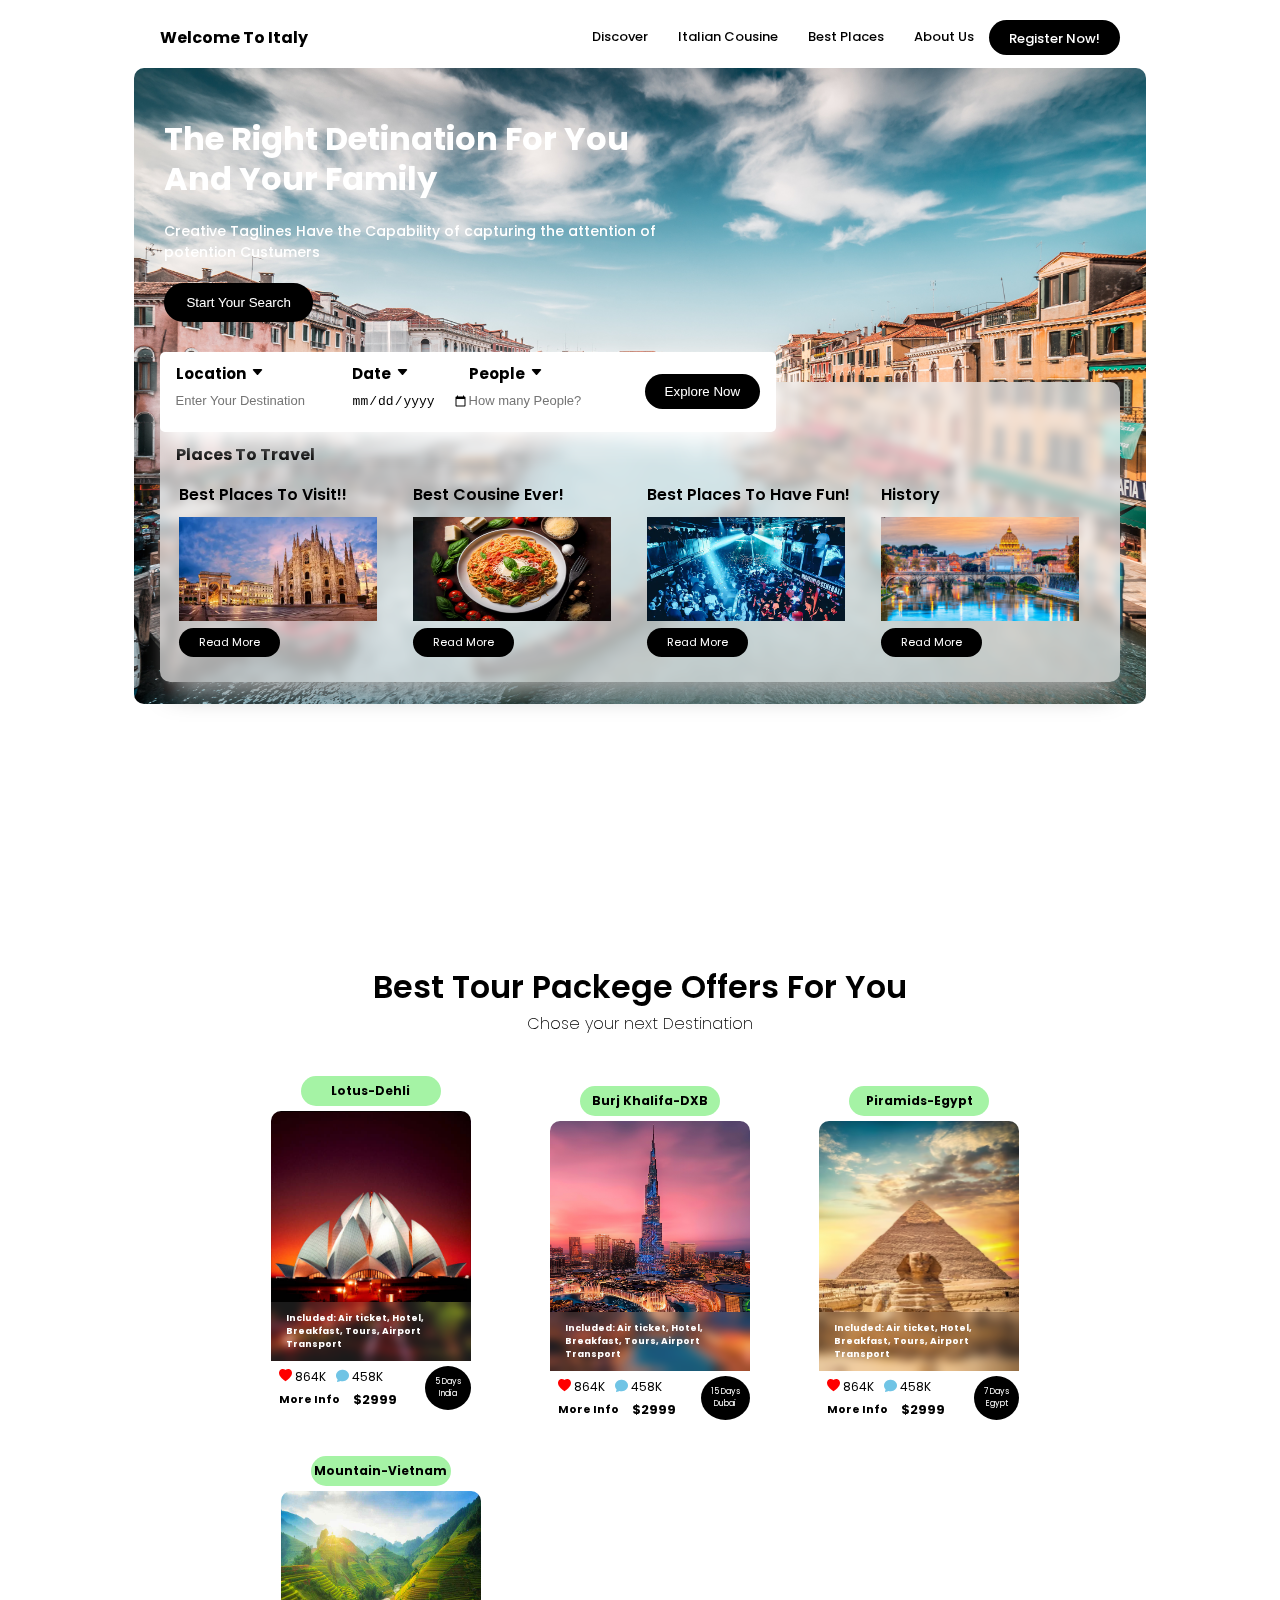
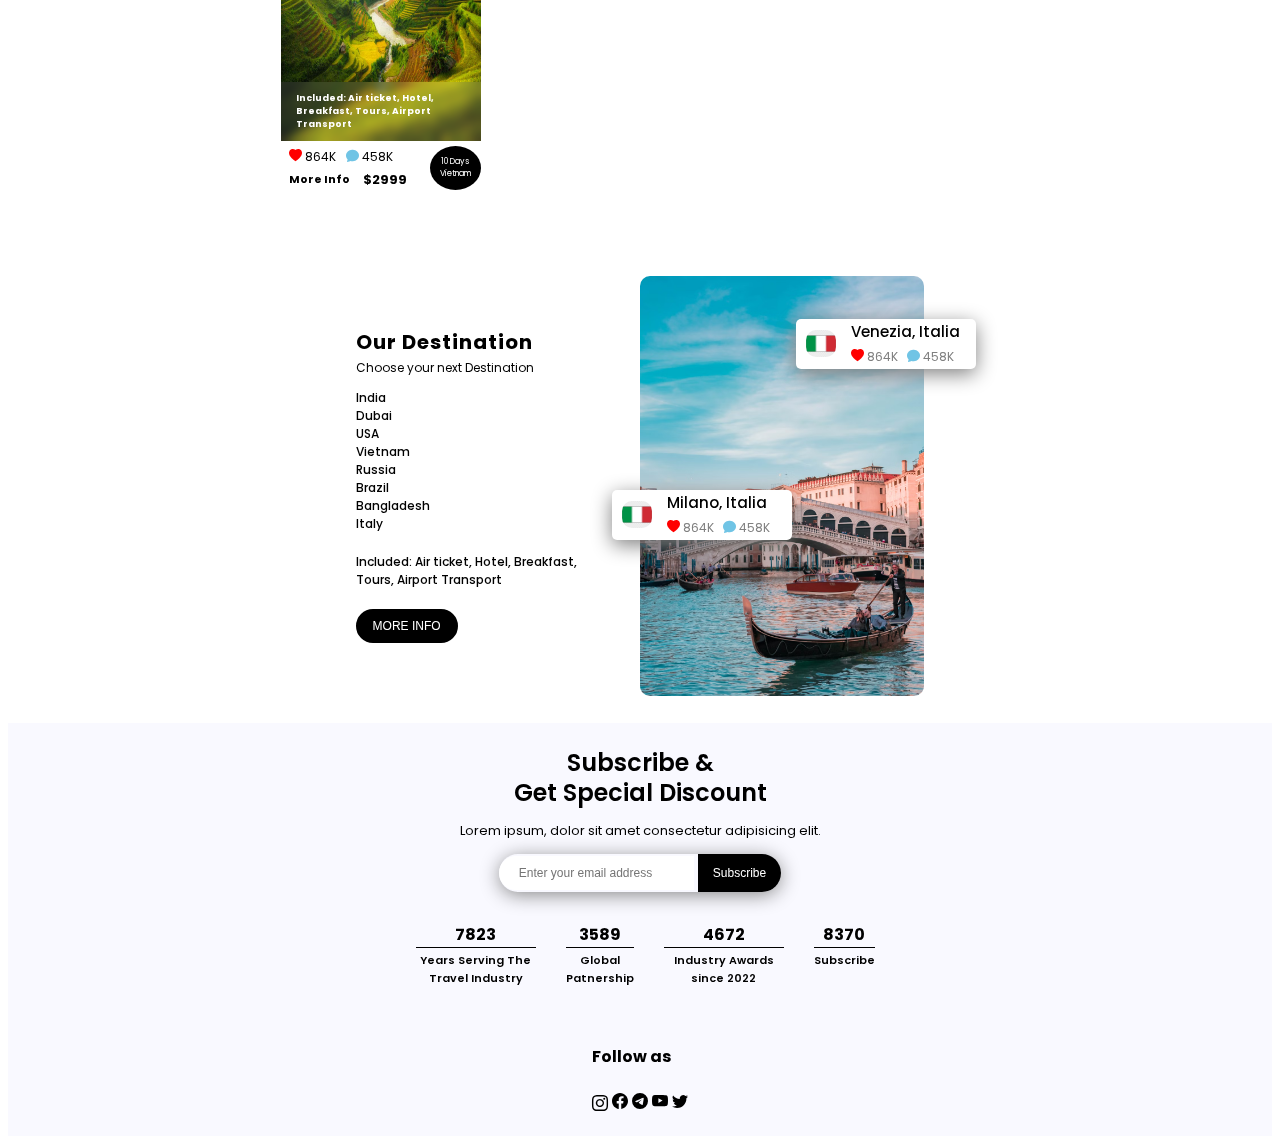
<file: index.html>
<!DOCTYPE html>
<html lang="en">
  <head>
    <meta charset="UTF-8" />
    <meta name="viewport" content="width=device-width, initial-scale=1.0" />
    <title>Siam´s Travel Agency</title>
    <link
      rel="stylesheet"
      href="https://cdn.jsdelivr.net/npm/bootstrap-icons@1.11.3/font/bootstrap-icons.min.css"
    />
    <link rel="stylesheet" href="style.css" />
    <link rel="stylesheet" href="media.css">
    <link rel="stylesheet" href="index_register.html">
    <link rel="stylesheet" href="index_search.html">
  </head>
  <body>
    <header>
      <nav>
        <h4>Welcome To Italy</h4>
        <div class="menu_container">
          <button class="bi bi-three-dots" onclick="menu_btn()"></button>
          <ul id="menu_bx" class="ul">
           <li><a href="index_search.html">Discover</a></li>
           <li><a href="#">Italian Cousine</a></li>
           <li><a href="#">Best Places</a></li>
           <li><a href="#">About Us</a></li>
           <li><a href="./index_register.html">Register Now!</a></li>
         </ul>
        </div>
      </nav>
      <div class="content">
        <div class="cont_bx">
          <h1>The Right Detination For You And Your Family</h1>
          <p>
            Creative Taglines Have the Capability of capturing the attention of
            potention Custumers
          </p>
          <button>Start Your Search <link rel="stylesheet" href="index_search.html"/></button>
        </div>
        <div class="trip_bx">
          <div class="search_bx">
            <div class="card">
              <h4>Location <i class="bi bi-caret-down-fill"></i></h4>
              <input type="text" placeholder="Enter Your Destination" />
            </div>
            <div class="card">
              <h4>Date <i class="bi bi-caret-down-fill"></i></h4>
              <input type="date" />
            </div>

            <div class="card">
              <h4>People <i class="bi bi-caret-down-fill"></i></h4>
              <input type="number" placeholder="How many People?" />
            </div>

            <input type="button" value="Explore Now"/>
          </div>

          <div class="travel_bx">
            <h4>Places To Travel</h4>

            <div class="cards">
              <div class="card">
                <h3>Best Places To Visit!!</h3>
                <img
                  src="./images/Milano_1.webp"
                  alt=""
                />
                <div class="btn_city">
                  <a href="index_search.html">Read More</a>
                </div>
              </div>
              <div class="card">
                <h3>
                  Best Cousine Ever!
                </h3>
                <img src="./images/Italian_pasta.avif" alt="" />
                <div class="btn_city">
                  <a href="">Read More</a>
                </div>
              </div>
              <div class="card">
                <h3>
                  Best Places To Have Fun!
                </h3>
                <img src="./images/club_italy.webp" alt="" />
                <div class="btn_city">
                  <a href="">Read More</a>
                </div>
              </div>

              <div class="card">
                <h3>History</h3>
                <img src="./images/Roma.jpg" alt="" />
                <div class="btn_city">
                  <a href="">Read More</a>
                </div>
              </div>
            </div>
          </div>
        </div>
      </div>
    </header>

    <div class="Offers">
      <h1>Best Tour Packege Offers For You</h1>
      <p>Chose your next Destination</p>
      <div class="cards">
        <div class="card">
          <h3>Lotus-Dehli</h3>
          <div class="img_text">
            <img src="./images/lotus_image.jpg" alt="" />
            <h4>
              Included: Air ticket, Hotel, Breakfast, Tours, Airport Transport
            </h4>
          </div>
          <div class="cont_bx">
            <div class="price">
              <div class="heart_chat">
                <i class="bi bi-heart-fill"><span>864K</span></i>
                <i class="bi bi-chat-fill"><span>458K</span></i>
              </div>
              <div class="info_price">
                <a href="">More Info</a>
                <h4>$2999</h4>
              </div>
            </div>
            <div class="dayes">
              5 Days <br />
              India
            </div>
          </div>
        </div>

        <div class="card">
          <div class="card">
            <h3>Burj Khalifa-DXB</h3>
            <div class="img_text">
              <img src="./images/Burj_khalifa.jpg" alt="" />
              <h4>
                Included: Air ticket, Hotel, Breakfast, Tours, Airport Transport
              </h4>
            </div>
            <div class="cont_bx">
              <div class="price">
                <div class="heart_chat">
                  <i class="bi bi-heart-fill"><span>864K</span></i>
                  <i class="bi bi-chat-fill"><span>458K</span></i>
                </div>
                <div class="info_price">
                  <a href="">More Info</a>
                  <h4>$2999</h4>
                </div>
              </div>
              <div class="dayes">
                15 Days <br />
                Dubai
              </div>
            </div>
          </div>
        </div>

        <div class="card">
          <div class="card">
            <h3>Piramids-Egypt</h3>
            <div class="img_text">
              <img src="./images/egypt.avif" alt="" />
              <h4>
                Included: Air ticket, Hotel, Breakfast, Tours, Airport Transport
              </h4>
            </div>
            <div class="cont_bx">
              <div class="price">
                <div class="heart_chat">
                  <i class="bi bi-heart-fill"><span>864K</span></i>
                  <i class="bi bi-chat-fill"><span>458K</span></i>
                </div>
                <div class="info_price">
                  <a href="">More Info</a>
                  <h4>$2999</h4>
                </div>
              </div>
              <div class="dayes">
                7 Days <br />
                Egypt
              </div>
            </div>
          </div>
        </div>

        <div class="card">
          <div class="card">
            <h3>Mountain-Vietnam</h3>
            <div class="img_text">
              <img src="./images/vietnam.jpg" alt="" />
              <h4>
                Included: Air ticket, Hotel, Breakfast, Tours, Airport Transport
              </h4>
            </div>
            <div class="cont_bx">
              <div class="price">
                <div class="heart_chat">
                  <i class="bi bi-heart-fill"><span>864K</span></i>
                  <i class="bi bi-chat-fill"><span>458K</span></i>
                </div>
                <div class="info_price">
                  <a href="">More Info</a>
                  <h4>$2999</h4>
                </div>
              </div>
              <div class="dayes">
                10 Days <br />
                Vietnam
              </div>
            </div>
          </div>
        </div>
      </div>


    </div>
    <div class="destination">
      <div class="des_bx">
        <h4>Our Destination</h4>
        <p>Choose your next Destination</p>
        <li>India</li>
        <li>Dubai</li>
        <li>USA</li>
        <li>Vietnam</li>
        <li>Russia</li>
        <li>Brazil</li>
        <li>Bangladesh</li>
        <li>Italy</li>
        <h6>
          Included: Air ticket, Hotel, Breakfast, Tours, Airport Transport
        </h6>
        <button>MORE INFO</button>
      </div>
      <div class="img_bx">
        <img src="./images/italia.2.avif" alt="" />
        <div class="msg">
            <img src="./images/italia_flag.jpg" alt="" />
          <div class="cont">
            <h4>Venezia, Italia</h4>
            <div class="icon">
              <i class="bi bi-heart-fill"><span>864K</span></i>
              <i class="bi bi-chat-fill"><span>458K</span></i>
            </div>
          </div>
        </div>
        <div class="msg">
            <img src="./images/italia_flag.jpg" alt="" />
          <div class="cont">
            <h4>Milano, Italia</h4>
            <div class="icon">
              <i class="bi bi-heart-fill"><span>864K</span></i>
              <i class="bi bi-chat-fill"><span>458K</span></i>
            </div>
          </div>
        </div>
      </div>
    </div>

    <footer>
        <h2>Subscribe & <br> Get Special Discount</h2>
        <p>Lorem ipsum, dolor sit amet consectetur adipisicing elit.</p>
        <div class="input">
            <input type="text" placeholder="Enter your email address">
            <button>Subscribe</button>
        </div>
        <ul>
            <li>7823 <br> <h6>Years Serving The Travel Industry</h6></li>
            <li>3589 <br> <h6> Global <br> Patnership</h6></li>
            <li>4672 <br> <h6>Industry Awards since 2022</h6></li>
            <li>8370 <br> <h6>Subscribe</h6></li>
        </ul>
    <div class="social">
      <h4>Follow as</h4>  
        <i class="bi bi-instagram"></i>
        <svg xmlns="http://www.w3.org/2000/svg" width="16" height="16" fill="currentColor" class="bi bi-facebook" viewBox="0 0 16 16">
          <path d="M16 8.049c0-4.446-3.582-8.05-8-8.05C3.58 0-.002 3.603-.002 8.05c0 4.017 2.926 7.347 6.75 7.951v-5.625h-2.03V8.05H6.75V6.275c0-2.017 1.195-3.131 3.022-3.131.876 0 1.791.157 1.791.157v1.98h-1.009c-.993 0-1.303.621-1.303 1.258v1.51h2.218l-.354 2.326H9.25V16c3.824-.604 6.75-3.934 6.75-7.951"/>
        </svg>
        <svg xmlns="http://www.w3.org/2000/svg" width="16" height="16" fill="currentColor" class="bi bi-telegram" viewBox="0 0 16 16">
          <path d="M16 8A8 8 0 1 1 0 8a8 8 0 0 1 16 0M8.287 5.906q-1.168.486-4.666 2.01-.567.225-.595.442c-.03.243.275.339.69.47l.175.055c.408.133.958.288 1.243.294q.39.01.868-.32 3.269-2.206 3.374-2.23c.05-.012.12-.026.166.016s.042.12.037.141c-.03.129-1.227 1.241-1.846 1.817-.193.18-.33.307-.358.336a8 8 0 0 1-.188.186c-.38.366-.664.64.015 1.088.327.216.589.393.85.571.284.194.568.387.936.629q.14.092.27.187c.331.236.63.448.997.414.214-.02.435-.22.547-.82.265-1.417.786-4.486.906-5.751a1.4 1.4 0 0 0-.013-.315.34.34 0 0 0-.114-.217.53.53 0 0 0-.31-.093c-.3.005-.763.166-2.984 1.09"/>
        </svg>
        <svg xmlns="http://www.w3.org/2000/svg" width="16" height="16" fill="currentColor" class="bi bi-youtube" viewBox="0 0 16 16">
          <path d="M8.051 1.999h.089c.822.003 4.987.033 6.11.335a2.01 2.01 0 0 1 1.415 1.42c.101.38.172.883.22 1.402l.01.104.022.26.008.104c.065.914.073 1.77.074 1.957v.075c-.001.194-.01 1.108-.082 2.06l-.008.105-.009.104c-.05.572-.124 1.14-.235 1.558a2.01 2.01 0 0 1-1.415 1.42c-1.16.312-5.569.334-6.18.335h-.142c-.309 0-1.587-.006-2.927-.052l-.17-.006-.087-.004-.171-.007-.171-.007c-1.11-.049-2.167-.128-2.654-.26a2.01 2.01 0 0 1-1.415-1.419c-.111-.417-.185-.986-.235-1.558L.09 9.82l-.008-.104A31 31 0 0 1 0 7.68v-.123c.002-.215.01-.958.064-1.778l.007-.103.003-.052.008-.104.022-.26.01-.104c.048-.519.119-1.023.22-1.402a2.01 2.01 0 0 1 1.415-1.42c.487-.13 1.544-.21 2.654-.26l.17-.007.172-.006.086-.003.171-.007A100 100 0 0 1 7.858 2zM6.4 5.209v4.818l4.157-2.408z"/>
        </svg>
        <svg xmlns="http://www.w3.org/2000/svg" width="16" height="16" fill="currentColor" class="bi bi-twitter" viewBox="0 0 16 16">
          <path d="M5.026 15c6.038 0 9.341-5.003 9.341-9.334q.002-.211-.006-.422A6.7 6.7 0 0 0 16 3.542a6.7 6.7 0 0 1-1.889.518 3.3 3.3 0 0 0 1.447-1.817 6.5 6.5 0 0 1-2.087.793A3.286 3.286 0 0 0 7.875 6.03a9.32 9.32 0 0 1-6.767-3.429 3.29 3.29 0 0 0 1.018 4.382A3.3 3.3 0 0 1 .64 6.575v.045a3.29 3.29 0 0 0 2.632 3.218 3.2 3.2 0 0 1-.865.115 3 3 0 0 1-.614-.057 3.28 3.28 0 0 0 3.067 2.277A6.6 6.6 0 0 1 .78 13.58a6 6 0 0 1-.78-.045A9.34 9.34 0 0 0 5.026 15"/>
        </svg>
      </div>
    </footer>
    <script src="app.js"></script>
  </body>
</html>
</file>
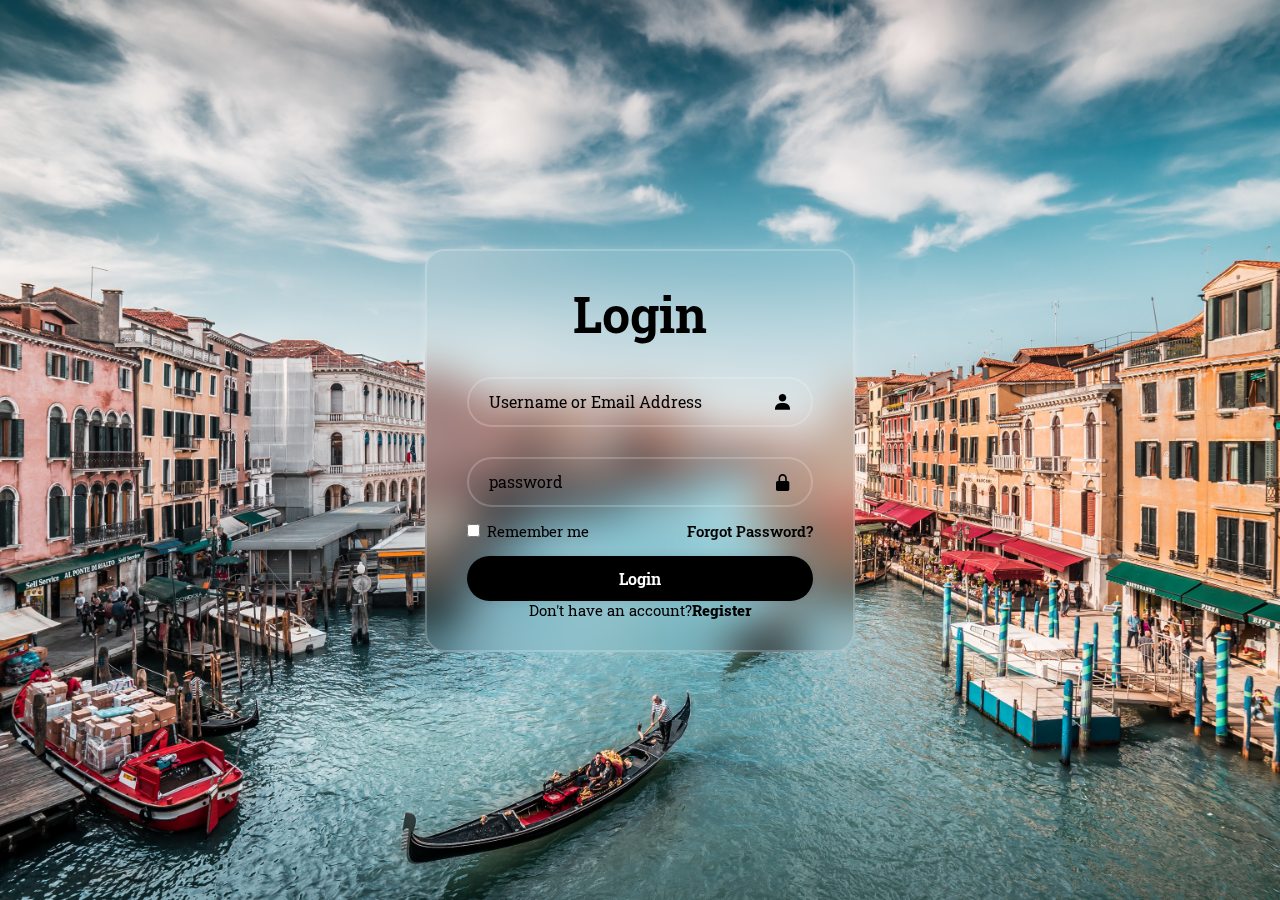
<file: index_register.html>
<!DOCTYPE html>
<html lang="en">
<head>
    <meta charset="UTF-8">
    <meta name="viewport" content="width=device-width, initial-scale=1.0">
    <title>Login Form</title>
    <link rel="stylesheet" href="register_form.css">
    <link href='https://unpkg.com/boxicons@2.1.4/css/boxicons.min.css' rel='stylesheet'>

</head>
<body>
    <div class="wrapper">
        <form action="">
          <h1>Login</h1>
          <div class="input_box">
            <input type="text" placeholder="Username or Email Address"
            required>
            <i class='bx bxs-user'></i>
          </div>
          <div class="input_box">
            <input type="password"
             placeholder="password" required>
             <i class='bx bxs-lock-alt'></i>
          </div>
          <div class="remember_forgot">
            <label><input type="checkbox"> Remember me</label>
            <a href="#">Forgot Password?</a>
  
          </div>
          <button type="submit" class="btn">Login</button>
  
          <div class="register_link">
            <p>Don't have an account?<a href="#">Register</a></p>
          </div>
  
        </form>
    
      </div>
</body>
</html>
</file>
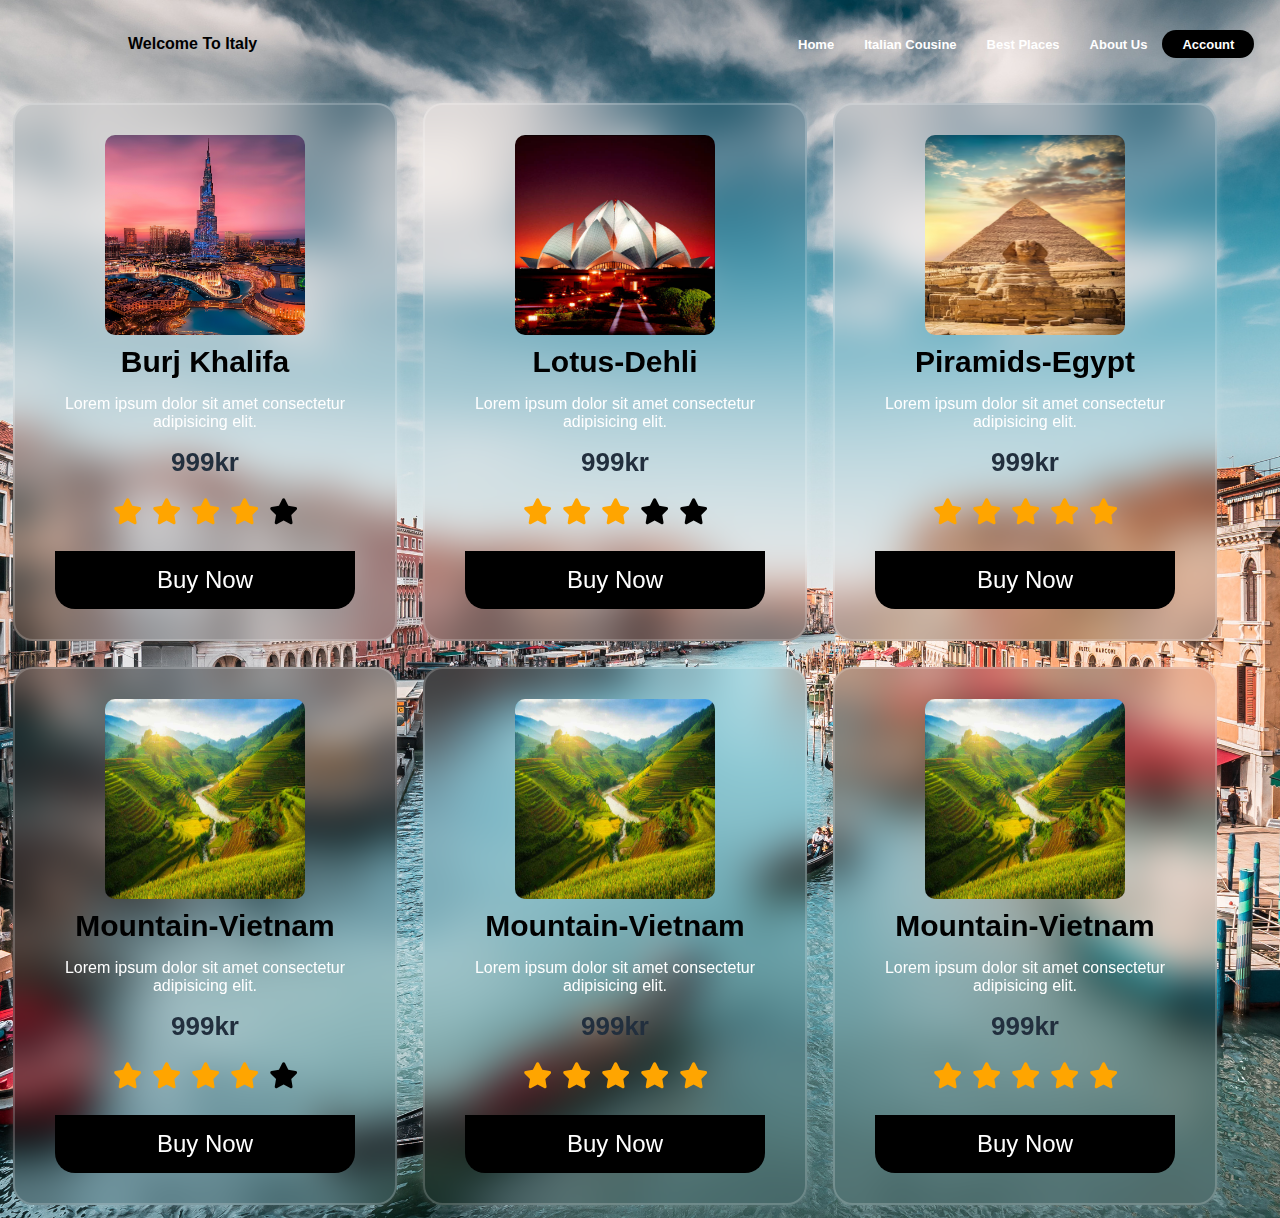
<file: index_search.html>
<!DOCTYPE html>
<html lang="en">
<head>
    <meta charset="UTF-8">
    <meta name="viewport" content="width=device-width, initial-scale=1.0">
    <title>Find The Best Offers</title>
    <link rel="stylesheet" href="search.css">
    <link rel="stylesheet" href="index_register.html">
    <link rel="stylesheet" href="index.html">
    <link rel="stylesheet" href="https://cdnjs.cloudflare.com/ajax/libs/font-awesome/6.5.1/css/all.min.css">

</head>
<body>
    <header>
        <nav>
          <h4>Welcome To Italy</h4>
          <div class="menu_container">
            <button class="bi bi-three-dots" onclick="menu_btn()"></button>
            <ul id="menu_bx" class="ul">
             <li><a href="./index.html">Home</a></li>
             <li><a href="#">Italian Cousine</a></li>
             <li><a href="#">Best Places</a></li>
             <li><a href="#">About Us</a></li>
             <li><a href="./index_register.html">Account</a></li>
           </ul>
          </div>
        </nav>
    </header>
    <div class="gallary">
        <div class="content">
            <img src="./images/Burj_khalifa.jpg" alt="">
            <h3>Burj Khalifa</h3>
            <p>Lorem ipsum dolor sit amet consectetur adipisicing elit.</p>
            <h6>999kr</h6>
            <ul>
                <li><i class="fa fa-star Checked"></i></li>
                <li><i class="fa fa-star Checked"></i></li>
                <li><i class="fa fa-star Checked"></i></li>
                <li><i class="fa fa-star Checked"></i></li>
                <li><i class="fa fa-star"></i></li>
            </ul>
            <button class="buy-1"> Buy Now</button>
        </div>
    </div>
    <div class="gallary">
        <div class="content">
            <img src="./images/lotus_image.jpg" alt="">
            <h3>Lotus-Dehli</h3>
            <p>Lorem ipsum dolor sit amet consectetur adipisicing elit.</p>
            <h6>999kr</h6>
            <ul>
                <li><i class="fa fa-star Checked"></i></li>
                <li><i class="fa fa-star Checked"></i></li>
                <li><i class="fa fa-star Checked"></i></li>
                <li><i class="fa fa-star"></i></li>
                <li><i class="fa fa-star"></i></li>
            </ul>
            <button class="buy-2"> Buy Now</button>
        </div>
    </div>
    <div class="gallary">
        <div class="content">
            <img src="./images/egypt.avif" alt="">
            <h3>Piramids-Egypt</h3>
            <p>Lorem ipsum dolor sit amet consectetur adipisicing elit.</p>
            <h6>999kr</h6>
            <ul>
                <li><i class="fa fa-star Checked"></i></li>
                <li><i class="fa fa-star Checked"></i></li>
                <li><i class="fa fa-star Checked"></i></li>
                <li><i class="fa fa-star Checked"></i></li>
                <li><i class="fa fa-star Checked"></i></li>
            </ul>
            <button class="buy-3"> Buy Now</button>
        </div>
    </div>
    <div class="gallary">
        <div class="content">
            <img src="./images/vietnam.jpg" alt="">
            <h3>Mountain-Vietnam</h3>
            <p>Lorem ipsum dolor sit amet consectetur adipisicing elit.</p>
            <h6>999kr</h6>
            <ul>
                <li><i class="fa fa-star Checked"></i></li>
                <li><i class="fa fa-star Checked"></i></li>
                <li><i class="fa fa-star Checked"></i></li>
                <li><i class="fa fa-star Checked"></i></li>
                <li><i class="fa fa-star"></i></li>
            </ul>
            <button class="buy-4"> Buy Now</button>
        </div>
    <div class="gallary">
        <div class="content">
            <img src="./images/vietnam.jpg" alt="">
            <h3>Mountain-Vietnam</h3>
            <p>Lorem ipsum dolor sit amet consectetur adipisicing elit.</p>
            <h6>999kr</h6>
            <ul>
                <li><i class="fa fa-star Checked"></i></li>
                <li><i class="fa fa-star Checked"></i></li>
                <li><i class="fa fa-star Checked"></i></li>
                <li><i class="fa fa-star Checked"></i></li>
                <li><i class="fa fa-star Checked"></i></li>
            </ul>
            <button class="buy-5"> Buy Now</button>
        </div>
    <div class="gallary">
        <div class="content">
            <img src="./images/vietnam.jpg" alt="">
            <h3>Mountain-Vietnam</h3>
            <p>Lorem ipsum dolor sit amet consectetur adipisicing elit.</p>
            <h6>999kr</h6>
            <ul>
                <li><i class="fa fa-star Checked"></i></li>
                <li><i class="fa fa-star Checked"></i></li>
                <li><i class="fa fa-star Checked"></i></li>
                <li><i class="fa fa-star Checked"></i></li>
                <li><i class="fa fa-star Checked"></i></li>
            </ul>
            <button class="buy-6"> Buy Now</button>
        </div>

    </div>
    
</body>
</html>
</file>
<file: style.css>
@import url('https://fonts.googleapis.com/css2?family=Poppins:wght@600&family=Roboto+Slab:wght@300&display=swap');
/*{
    padding: 0;
    margin: 0;
    box-sizing:border-box;

}*/

body{
    font-family: 'Poppins', sans-serif;
}

header{
    width: 80%;
    height: 95vh;
    /*border: 1px solid black;*/
    margin: auto;  
}

header nav{
    width: 95%;
    height: 7%;
    /*border: 1px solid black;*/
    margin: auto;
    display: flex;
    align-items: center;
    justify-content: space-between;

}

header nav ul{
    list-style: none;
    display: flex ;
}

header nav ul li{
    padding: 3px 15px;
}

header nav ul li:nth-last-child(1){
    background-color: black;
    border-radius: 20px;
    padding: 5px 20px;
}

header nav ul li:nth-last-child(1) a{
    color: #fff
}


header nav ul li a{
   text-decoration: none;
   color: black;
   font-size: 13px;
   font-weight: 500;
   transition: .3s linear;
}

header nav ul li a:hover{
    color: grey;
    
 }

 header nav .bi-three-dots {
    display: none;

}

 header .content  {
    position: relative;
    width: 100%;
    height: 93%;
    /*border: 1px solid #000;*/
}
 
 header .content::before  {
    content:"";
    position: absolute;
    width: 100%;
    height: 80%;
    /*border: 1px solid #000;*/
    background: url(./images/background_image.jpg)no-repeat center;
    z-index: -1;
    border-radius: 10px;
    background-size: cover;
    
} 

header .content .cont_bx{
    width: 500px;
    height: auto;
    color: black;
    padding: 30px;

}

header .content .cont_bx h1{
    line-height: 40px;
    font-weight: 1200;
    color: white;
    font-size:xx-large;
}

header .content .cont_bx p{
    font-size: 14px;
    font-weight: 500;
    color: white;
    margin: 0;
}

header .content .cont_bx button{
    margin-top: 20px;
    padding: 10px 20px;
    border-radius: 20px;
    border: 2px solid #000;
    background: black;
    color: #fff;
    outline: none;
    cursor: .3s linear;
}

header .content .cont_bx button:hover{
    background: rgb(165, 165, 165);
    border: 2px solid rgb(113,113,113);
}

header .trip_bx {
    position:relative;
    width: 95%;
    height: auto;
    margin: auto;
    /*border: 1px solid #000;*/
}

header .trip_bx .search_bx {
    position: absolute;
    top: 0;;
    left: 0;
    width: 60%;
    height: 60px;
    display: flex;
    align-items: center;
    justify-content: center;
    background: white;
    border-radius: 5px;
    box-shadow: 0px 10px 25px rgb(1174, 1174, 1174);
    z-index: 1;
    padding: 10px 20px ;
}

header .trip_bx .search_bx .card{
    width: 200px;
    height: 100%;
    /*border: 1px solid #000;*/

}

header .trip_bx .search_bx .card h4{
   font-size: 15px;
   margin: 0;
   font-weight: 700;

}

header .trip_bx .search_bx .card h4 .bi{
    position: absolute;
    font-size: 13px;
    margin: 2px 0px 0px 5px;
    transition: .3s linear; 
 }

 header .trip_bx .search_bx .card input{
    margin-top: 3px;
    padding: 5px 0px;
    border: none;
    outline: none;
    font-size: 13px; 
 }

 header .trip_bx .search_bx input[type="button"]{
    background: #000;
    color: #fff;
    border: none;
    outline: none;
    padding: 10px 20px;
    border-radius: 20px;
    transition: .3s linear;
    cursor: pointer;
 }

 header .trip_bx .search_bx input[type="button"]:hover{
    background: gray;
 }

 header .trip_bx .travel_bx{
    position: relative;
    width: 100%;
    height: auto;
    margin: auto;
    top: 30px;
    /*background: #000;*/
    /*border: 1px solid grey;*/
    border-radius: 10px;
    padding-bottom: 20px;
    box-shadow: 0px 20px 25px -10px rgb(165,165,165);
}

header .trip_bx .travel_bx::before{
    content: '';
    position: absolute;
    width: 100%;
    height: 100%;
    border-radius: 10px;
    background: rgb(241, 241, 241, .7);
    backdrop-filter: blur(5px);
    z-index: -1;
}


header .trip_bx .travel_bx h4{
    margin: 0;
    padding: 60px 0px 15px 1.7%;
}

header .trip_bx .travel_bx .cards{
    width: 96%;
    height: auto;
    margin: 0 auto;
    /*border: 1px solid #000;*/
    display: flex;
    align-items: center;
    justify-content: space-between;
}

header .trip_bx .travel_bx .cards .card{
    width: 220px;
    height: 180px;
    /*border: 1px solid #000;*/
}

header .trip_bx .travel_bx .cards .card h3{
    margin: 0px 0px 10px 0px;
    display: flex;
    align-items: center;
    font-size: 16px;
    font-weight: 600;
}

header .trip_bx .travel_bx .cards .card h3 img{
    width: 20px;
    height: 20px;  
    margin-left: 5px; 
}

header .trip_bx .travel_bx .cards .card img{
    width: 90%;
    height: 58%;
    margin: auto;
}

header .trip_bx .travel_bx .cards .card .btn_city{
    display: flex;
    align-items: center;
    justify-content: space-between;
    /*border: 1px solid #000;*/

}

header .trip_bx .travel_bx .cards .card .btn_city a{
   text-decoration: none;
   background: #000;
   color: #fff;
   border-radius: 20px;
   padding: 6px 20px;
   font-size: 11px;
   transition: .3s linear;

}

header .trip_bx .travel_bx .cards .card .btn_city a:hover{
    background: grey;

 }

 header .trip_bx .travel_bx .cards .card .btn_city h5{
    font-size: 13px;
    font-weight: 700;
    margin: 0;
    margin-top: 5px;
    line-height: 15px;

 }

 header .trip_bx .travel_bx .cards .card .btn_city h5 span{
    font-size: 13px;
    font-weight: 700;
 }

 .Offers{
    width: 60%;
    height:auto;
    /*border: 1px solid black;*/
    margin: auto;
    margin-top: 100px;
    transition: .5s linear;

 }

 .Offers h1 {
    font-weight: 600;
    text-align: center;
    margin: 0;  
 }

 .Offers p {
    font-weight: 200;
    text-align: center;
    margin: 0;  
 }

 .Offers .cards{
    margin-top: 30px;
    display: flex;
    align-items: center;
    justify-content: space-between;
    /*border: 1px solid #000;*/
    flex-wrap: wrap;
    
 }

 .Offers .cards .card {
    position: relative;
    width: 200px;
    height: 350px;
    /*border: 1px solid #000;*/
    margin: 10px;
    
 }

 .Offers .cards .card h3 {
    width: 140px;
    padding: 6px 0px;
    background: rgb(165, 243, 165);
    border-radius: 20px;
    Font-size: 12px;
    display: grid;
    place-items: center;
    margin: auto;
 }

 .Offers .cards .card .img_text{
    position: relative;
    width:100%;
    height: 250px;
    margin-top: 5px;

 }

 .Offers .cards .card .img_text img{
    position: relative;
    width:100%;
    height: 100%;
    border-radius: 10px 10px 0px 0px;
 }

 .Offers .cards .card .img_text h4{
   position: absolute;
   font-size: 9px;
   padding: 10px 15px;
   bottom: 0;
   margin: 0;
   color: #fff;
   z-index: 2;
 }

 .Offers .cards .card .img_text h4::before{
    content: '';
    position: absolute;
    width: 100%;
    height: 100%;
    background:rgb(255, 255, 255, .1) ;
    backdrop-filter: blur(5px);
    z-index: -1;
    bottom:0;
    left: 0;  
  }
 .Offers .cards .card .cont_bx{
     width: 100%;
     display: flex;
     align-items: center;
     justify-content: space-between;
     /*border: 1px solid #000;*/
     padding: 5px 0px;
     border-radius: 0px 0px 5px 5px;
  }
 .Offers .cards .card .cont_bx .price , .day{
     margin:0px 8px ;
  }
 .Offers .cards .card .cont_bx .price .heart_chat{
    display: flex;
    align-items: center;
    
  }
 .Offers .cards .card .cont_bx .price .heart_chat i:nth-child(1){
color: red;
font-size: 13px;
margin-right:10px ;
}

.Offers .cards .card .cont_bx .price .heart_chat i  span{
    color: #000;
    font-size: 12px;
    margin-left:3px ;
    font-style: normal;
    }
 .Offers .cards .card .cont_bx .price .heart_chat i:nth-child(2){
color: rgb(112, 196, 229);
font-size: 13px;
margin-right:10px ;
}
 .Offers .cards .card .cont_bx .price .info_price{
    display: flex;
    align-items: center;
    margin-top: 3px;
}
 .Offers .cards .card .cont_bx .price .info_price a{
    text-decoration: none;
    color: #000;
    font-size: 11px;
    font-weight: 700;
    transition: .3s linear;
    margin-right: 13px;
 }
 .Offers .cards .card .cont_bx .price .info_price a:hover{
    color: grey;
    
 }
 .Offers .cards .card .cont_bx .price .info_price h4{
    margin: 0;
    font-size: 13px;
 }
 .Offers .cards .card .cont_bx .dayes{
    color: #fff;
    background: #000;
    font-size: 8px;
    border-radius: 50%;
    padding: 10px;
    text-align: center;
    cursor: pointer;
    transition: .3s linear;
 }
 .Offers .cards .card .cont_bx .dayes:hover{
    transform: rotate(360deg);
 }

 .destination{
    width: 45%;
    height: auto;
    /*border: 1px solid;*/
    margin: auto;
    margin-top: 70px;
    display: flex;
    align-items: center;
    justify-content: center;
}

.destination .des_bx , .img_bx{
    position: relative;
    width: 50%;
    height: auto;
    /*border: 1px solid #000;*/
}

.destination .des_bx h4{
    margin: 0;
    font-size: 20px;
    color: #000;
    line-height: 10px;
    letter-spacing: 1px;
}
.destination .des_bx p{
    font-size: 12px;
}
.destination .des_bx li{
    list-style-type: none;
    padding: 0px 0px 0px 0px;
    font-size: 12px;
    font-weight: 500;
}
.destination .des_bx h6{
    width: 250px;
    font-size: 12px;
    font-weight: 500;
    margin: 20px 0px;
}
.destination .des_bx button{
    font-size: 12px;
    padding: 8px 15px;
    border-radius: 20px;
    background: #000;
    color: #fff;
    border: 2px solid #000;
    cursor: pointer;
    transition: .3s linear;
}
.destination .des_bx button:hover{
    background: grey;
    border: 2px solid gray;

}

.destination .img_bx img{
    width: 100%;
    height: 420px;
    border-radius: 10px;
}
.destination .img_bx .msg{
    position: absolute;
    top: 50%;
    left: -10%;
    width: 160px;
    height: 50px;
    background: #fff;
    box-shadow: 0px 5px 20px gray;
    display: flex;
    align-items: center;
    padding: 0px 10px;
    border-radius: 5px;
}
.destination .img_bx .msg:nth-child(2){
    top: 10%;
    left: 55%;
}
.destination .img_bx .msg img{
    width: 30px;
    height: 55%;    
}
.destination .img_bx .msg .cont{
    margin-left: 15px;
    
}
.destination .img_bx .msg .cont h4{
    margin: 0;
    font-size: 15px;
    font-weight: 500;
}
.destination .img_bx .msg .cont .bi:nth-child(1){
    color: red;
    margin-right: 5px;
    font-size: 13px;
    
}
.destination .img_bx .msg .cont .bi span{
    font-style: normal;
    margin-left: 3px;
    font-size: 12px;
    color: gray;
}
.destination .img_bx .msg .cont .bi:nth-child(2){
    color: rgb(112, 196, 229);
    margin-right: 5px;
    font-size: 13px;
}


footer{
    width: 100%;
    height: auto;
    background: rgb(249, 249, 255);
    margin-top: 20px;
    display: flex;
    align-items: center;
    justify-content: center;
    flex-direction:column ;
}

footer h2{
    text-align:center;
    margin: 0;
    margin-top: 25px;
    line-height: 30px;
    font-weight: 600;
}
footer p{
    text-align:center;
    width: 400px;
    font-size: 13px;
}
footer .input{
    box-shadow: 0px 3px 20px -1px gray;
    border-radius: 20px;
}
footer .input input{
    padding: 10px 20px;
    border: none;
    outline: none;
    font-size: 12px;
    border-radius: 20px 0px 0px 20px;
}
footer .input button{
    padding: 12px 15px;
    border: none;
    outline: none;
    font-size: 12px;
    border-radius: 0px 20px 20px 0px;
    background: #000;
    color: #fff;
    cursor: pointer;
    transition: .3s linear;
}
footer .input button:hover{
    background: gray;

}

footer ul{
    list-style: none;
    display: flex;
    /*align-items: center;*/
    margin-top: 30px;
}

footer ul li{
    text-align: center;
    margin-right: 30px;
    font-weight: bold; 
}

footer ul li h6{
    font-size: 11px;
    font-weight: 600;
    max-width: 120px;
    margin: 0;
    line-height: 18px;
    border-top: 1px solid #000;
    padding-top: 3px;
    
}

footer .social {
    margin: 10px;
    padding: 10px;
}
</file>
<file: media.css>
@media screen and (max-width:1485px){
    .offers {
        width: 65%; 
    }
}
@media screen and (max-width:1373px){
    .offers {
        width: 72%; 
    }
}
@media screen and (max-width:1250px){
    header{
        width: 90%;   
    }

    .offers {
        width: 82%; 
    }

    .destination{
        width: 55%;
    }  
}
@media screen and (max-width:1100px){
    header{
        width: 95%;   
    }
    header .trip_bx .search_bx{
        width: 70%;
    }
    header .trip_bx .travel_bx .cards{
        overflow: auto;
    }
    header .trip_bx .travel_bx .cards .card{
        min-width: 220px;
        margin-right: 10px;
    }

    .offers {
        width: 95%; 
    }

    .destination{
        width: 65%;
    }  
}
@media screen and (max-width:950px){
    header .trip_bx .search_bx{
        width: 85%;
    }
    header .trip_bx .search_bx .card{
        margin-right: 8px;
    }
    .destination{
        width: 75%;
    } 
}
@media screen and (max-width:817px){
    header {
        width: 100%;
    }
    header nav ul {
        position: absolute;
        width: 100px;
        height: auto;
        flex-direction: column;
        background: #fff;
        border-radius: 5px;
        box-shadow: 0px 0px 10px gray;
        justify-content: center;
        top: 0%;
        right: 30%;
        z-index: 99999999999999999999;
        padding: 10px 20px;
        transition: 1s linear;
    }
    /* Javascript class*/
    header nav .ul_active{
        top: 0;
    }
    header nav ul li {
        padding: 8px 0px;
        text-align: center;
    }
    

    header nav .bi-three-dots {
        display: unset;
    }
    
    header .trip_bx .search_bx {
        width: 93%;
    }
    .destination .img_bx img {
        width: 110%;
        height: 430px;
        border-radius: 10px;
    }
    .Offers {
        width: 81%;
        height: auto;
        /* border: 1px solid black; */
        margin: auto;
        margin-top: 0px;
        transition: .5s linear;
    }

    header .trip_bx .search_bx input[type="button"] {
        padding: 8px 15px;
        border-radius: 20px;
        transition: .3s linear;
        cursor: pointer;
        position: absolute;
        right: 10px;
        bottom: -42px;
        font-size: 13px;
    }
    header .trip_bx .search_bx .card {
        width: 140px;
        height: 100%;
        /* border: 1px solid #000; */
    }

    .destination {
        width: 98%;
        flex-direction: column-reverse;
        margin-top: 150px;
    }
    .destination .des_bx, .img_bx {
        position: relative;
        width: 54%;
        height: auto;
        /* border: 1px solid #000; */
    }
    .destination .des_bx {
        margin-top: 30px;
    }
    .ul{
        display: none;
        background-color: #f9f9f9;
        min-width: 160px;
        box-shadow: 0px 8px 16px 0px rgba(0,0,0,0.2);
        z-index: 1;
    }
    .ul li a {
        color: #333;
        padding: 12px 16px;
        text-decoration: none;
        display: block;
    }
    .ul li a:hover {
        background-color: #eee;
    }
    .ul_active{
        display: block;
    }
    .menu_container{
        position: relative;
        display: inline-block;
    }
    .bi.bi-three-dots {
        background: none;
        border: none;
        cursor: pointer;
        font-size: 1.5rem;
        color: #333;
    }
    

}
@media screen and (max-width:650px){
    .Offers {
        width: 60%;
    }

    header .content .cont_bx p {
        /* font-size: 14px; */
        font-weight: 400;
        color: white;
        margin: 0;
        width: 300px;
        font-size: 12px;
    }
    header .trip_bx .search_bx {
        width: 89%;
    }
    header .trip_bx .search_bx .card {
        width: 110px;
        height: 100%;
        /* border: 1px solid #000; */
    }
    header .trip_bx .search_bx .card input {
        margin-top: 3px;
        padding: 5px 0px;
        border: none;
        outline: none;
        font-size: 13px;
        width: 100%;
    }
    .Offers h1 {
        font-size: 22px;
    }
    .Offers p {
        font-size: 14px;
    }
    header .content .cont_bx {
        width: 85%;
    }
    .destination .des_bx, .img_bx {
        width: 65%;
    }
}
@media screen and (max-width:541px){
    header .content .cont_bx {
        width: 85%;
    }
    header .content .cont_bx h1{
        width: 300px;
        font-size: 22px;
    }
    header .content .cont_bx p {
        width: 300px;
        font-size: 12px;
    }
    header .trip_bx .search_bx {
        width: 89%;
    }
    header .trip_bx .search_bx .card input {
        width: 100%;
    }
    .Offers h1{
        font-size: 22px;
    }
    .Offers p{
        font-size: 14px;
    }
    .Offers .cards{
        justify-content: center;
    }
    .destination .des_bx, .img_bx{
        width: 80%;
    }
    footer ul li h6{
        font-size: 8px;
    }
}
@media screen and (max-width:411px){
    .Offers {
        margin-top: 90px;
    }
    footer ul li {
        margin-right: 20px;
    }
    footer p {
        width: 330px;
        font-size: 12px;
    }
    .destination .img_bx .msg:nth-child(2) {
        top: 8%;
        left: 49%;
    }
    .destination .img_bx .msg {
        top: 34%;
        left: -13%;
    }
}
@media screen and (max-width:375px){
    .Offers {
        margin-top: 15px;
    }
    header .trip_bx .search_bx .card {
        width: 93px;
    }
}
</file>
<file: register_form.css>
@import url('https://fonts.googleapis.com/css2?family=Merriweather&family=Poppins:wght@600&family=Roboto+Slab:wght@300&display=swap');

*{
font-family: 'Merriweather', serif;
font-family: 'Poppins', sans-serif;
font-family: 'Roboto Slab', serif;
margin: 0; 
padding: 0; 
box-sizing: border-box;
}
body{
    display: flex;
    justify-content: center;
    align-items: center;
    min-height: 100vh;
    background: url('./images/background_image.jpg') no-repeat center;
    z-index: -1;
    border-radius: 10px;
    background-size: cover;
}

.wrapper{
    width: 430px;
    background: transparent;
    border: 2px solid rgb(255, 255, 255, .2);
    backdrop-filter: blur(20px);
    box-shadow: 0 0 10px rgb(255, 255, 255, .2);
    color: black;
    border-radius: 20px;
    padding: 30px 40px;
}
.wrapper h1{
    font-size: 50px;
    text-align: center;
}

.wrapper .input_box{
    position: relative;
    width: 100%;
    height: 50px;
    margin: 30px 0px;
}
.input_box input{
    width: 100%;
    height: 100%;
    background: transparent;
    border: none;
    outline: none;
    border: 2px solid rgb(255, 255, 255, .2);
    border-radius: 40px;
    font-size: 16px ;
    color: #000;
    padding: 20px 45px 20px 20px ;
}

.input_box input::placeholder{
    color: #000;
}

.input_box i{
    position: absolute;
    right: 20px;
    top: 50%;
    transform: translateY(-50%);
    font-size: 20px;
}

.wrapper .remember_forgot{
    display: flex;
    justify-content: space-between;
    font-size: 14.5px;
    margin: -15px 0 15px;
}

.remember_forgot label input{
    accent-color: #000;
    margin-right: 3px;
}

.remember_forgot a{
    color: black;
    text-decoration: none;  
    font-weight: 600; 
}
.remember_forgot a:hover{
    text-decoration: underline;  
}

.wrapper .btn{
    width: 100%;
    height: 45px;
    background: black;
    border: none;
    outline: none;
    border-radius: 40px;
    box-shadow: 0 0 10px rgba(0, 0, 0, .1);
    cursor: pointer;
    font-size: 16px;
    color: white;
    font-weight: 600;
}

.wrapper .register_link{
    font-size: 14.5px;
    text-align: center;
    margin-top: 20px 0 15px;
}

.register_link p a{
    color: black;
    text-decoration: none;
    font-weight: 800;
}
.register_link p a:hover{
    text-decoration: underline;
}

@media screen and (max-width:800px){
    .wrapper {
        width: 330px;
    }
    .wrapper h1 {
        font-size: 40px;
    }
    .wrapper .btn {
        width: 100%;
        height: 40px;
        font-weight: 600;
    }
    .wrapper .register_link {
        font-size: 17.5px;
        text-align: center;
        margin-top: 20px 0px 15px;
    }
}
</file>
<file: search.css>
body{
    margin: 0;
    font-family: sans-serif;
    background: #f2f2f2;
    justify-content: center;
    align-items: center;
    min-height: 100vh;
    background: url('./images/background_image.jpg') no-repeat center;
    z-index: -1;
    border-radius: 10px;
    background-size: cover;
}

header{
    width: 80%;
    height: 10vh;
    /*border: 1px solid black;*/
    margin: auto;  
}

header nav {
    width: 110%;
    height: 97%;
    /* border: 1px solid black; */
    margin: auto;
    display: flex;
    align-items: center;
    justify-content: space-between;
}

header nav ul{
    list-style: none;
    display: flex ;
}

header nav ul li{
    padding: 3px 15px;
}

header nav ul li:nth-last-child(1){
    background-color: black;
    border-radius: 20px;
    padding: 5px 20px;
}

header nav ul li:nth-last-child(1) a{
    color: #fff
}


header nav ul li a{
   text-decoration: none;
   color: white;
   font-size: 13px;
   font-weight: 600;
   transition: .3s linear;
}

header nav ul li a:hover{
    color: grey;
    
 }

 header nav .bi-three-dots {
    display: none;

}
h3{
    text-align: center;
    font-size: 30px;
    margin: 0;
    padding-top: 10px;
}

a{
    text-decoration: none;
}
.gallery{
    display: flex;
    flex-wrap: wrap;
    width: 100%;
    justify-content: center;
    align-items: center;
    margin: 50px 0px;
}
.content {
    width: 23%;
    margin: 18px;
    box-sizing: border-box;
    float: left;
    text-align: center;
    cursor: pointer;
    padding-top: 10px;
    box-shadow: 0px 14px 28px rgb(0,0,0, 0.25),
    0 10px 10px rgb(0,0,0, 0.22);
    transition: .4s;
    background: transparent;
    border: 2px solid rgb(255, 255, 255, .2);
    backdrop-filter: blur(20px);
    box-shadow: 0 0 10px rgb(255, 255, 255, .2);
    color: black;
    border-radius: 20px;
    padding: 30px 40px;
}
.content:hover{
    box-shadow: 0px 3px 6px rgb(0,0,0, 0.16)
    0 3px 6px rgb(0,0,0, 0.23);
    transform: translate(0px, -8px);  
}
img{
    width: 200px;
    height: 200px;
    text-align: center;
    margin: 0 auto;
    display: block;
    border-radius: 10px;
}
p{
    text-align: center;
    color: white;
    padding-top: 0px 8px;
}
h6{
    font-size: 26px;
    text-align: center;
    color: #222f3e;
    margin: 0;   
}
ul{
    list-style: none;
    display: flex;
    justify-content: center;
    align-items: center;
    padding: 0;
}
li{
    padding: 5px;
}
.fa{
    font-size: 26px;
    transition: .5s;
}
.Checked{
    color: orange;
}
.fa:hover{
    transform: scale(1.3);
    transition: .6s;
}
button{
    text-align: center;
    font-size: 24px;
    color: #fff;
    width: 100%;
    padding: 15px;
    border: 0;
    outline: none;
    cursor: pointer;
    margin-top: 5px;
    border-bottom-right-radius: 20px;
    border-bottom-left-radius: 20px;
}
.buy-1{
    background: black;
}
.buy-2{
    background-color: black;
}
.buy-3{
    background-color: black;
}
.buy-4{
    background-color: black;
}
.buy-5{
    background-color: black;
}
.buy-6{
    background-color: black;
}
@media(max-width:1800px) {
    .content {
        width: 30%;
        margin: 13px;
    }

}
@media(max-width:1011px) {
    .content {
        width: 47%;
        margin: 12px;
    }

}
@media(max-width:800px) {
    .content {
        width: 44%;
        margin: 9px;
    }

}
@media(max-width:750px) {
    .content {
        width: 94%;
        margin: 24px;
    }

}
</file>
